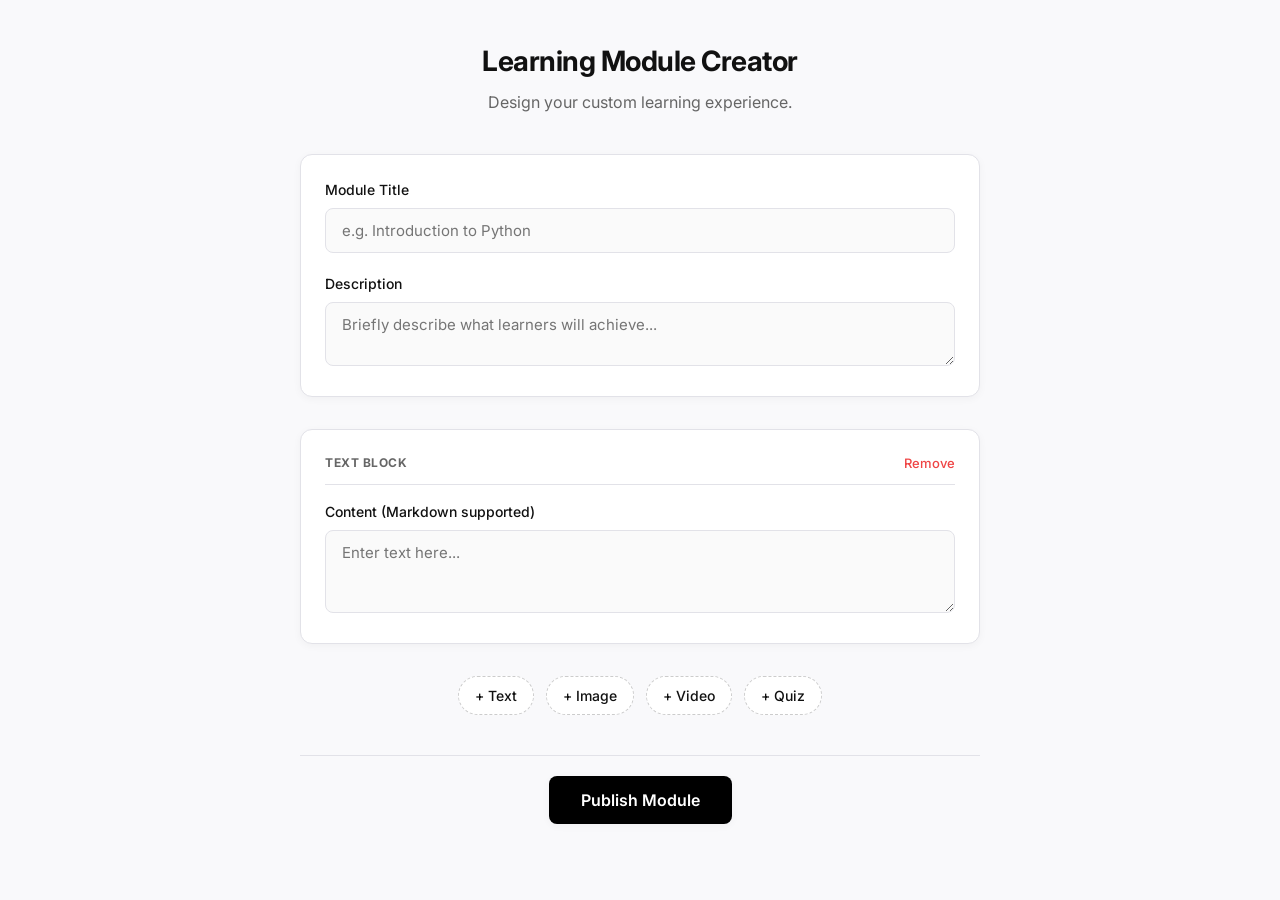
<file: static/index.html>
<!DOCTYPE html>
<html lang="en">
<head>
    <meta charset="UTF-8">
    <meta name="viewport" content="width=device-width, initial-scale=1.0">
    <title>Creator UI - Learning Module Maker</title>
    <!-- Modern typography -->
    <link href="https://fonts.googleapis.com/css2?family=Inter:wght@400;500;600;700&display=swap" rel="stylesheet">
    <link rel="stylesheet" href="style.css">
</head>
<body>
    <div class="app-container">
        <header class="header">
            <h1>Learning Module Creator</h1>
            <p>Design your custom learning experience.</p>
        </header>

        <main class="creator-form">
            <section class="module-meta">
                <div class="input-group">
                    <label for="module-title">Module Title</label>
                    <input type="text" id="module-title" placeholder="e.g. Introduction to Python" required>
                </div>
                <div class="input-group">
                    <label for="module-description">Description</label>
                    <textarea id="module-description" rows="2" placeholder="Briefly describe what learners will achieve..."></textarea>
                </div>
            </section>

            <section class="blocks-container" id="blocks-container">
                <!-- Blocks will be injected here via javascript -->
            </section>

            <section class="action-bar">
                <button class="btn-add" data-type="text">+ Text</button>
                <button class="btn-add" data-type="image">+ Image</button>
                <button class="btn-add" data-type="video">+ Video</button>
                <button class="btn-add" data-type="quiz">+ Quiz</button>
            </section>

            <div class="submit-container">
                <button class="btn-submit" id="submit-module">Publish Module</button>
                <span id="status-message" class="status-message"></span>
            </div>
        </main>
    </div>

    <script src="app.js"></script>
</body>
</html>
</file>
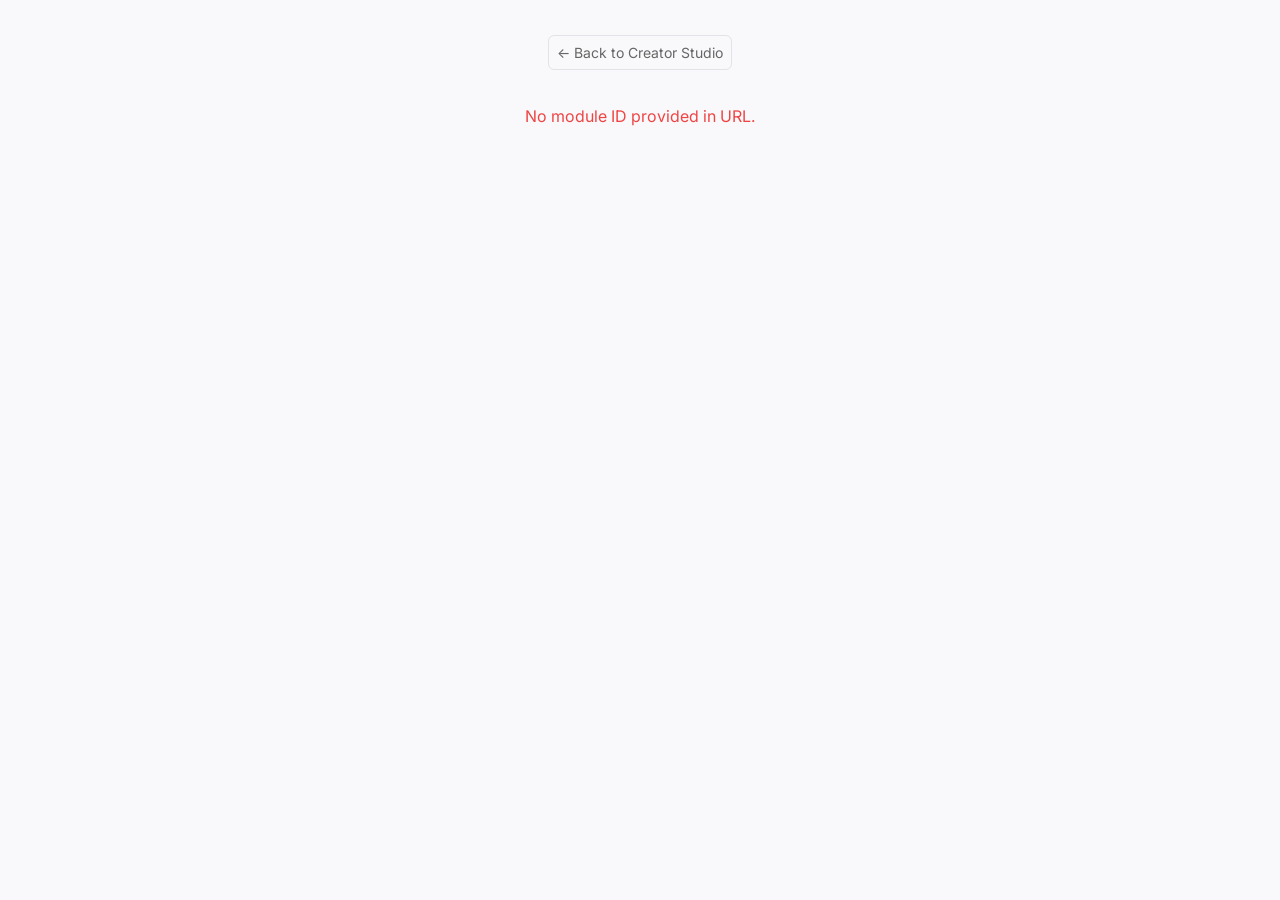
<file: static/module.html>
<!DOCTYPE html>
<html lang="en">
<head>
    <meta charset="UTF-8">
    <meta name="viewport" content="width=device-width, initial-scale=1.0">
    <title>Learner View</title>
    <link href="https://fonts.googleapis.com/css2?family=Inter:wght@400;500;600;700&display=swap" rel="stylesheet">
    <link rel="stylesheet" href="style.css">
    <!-- Inline styles for unique Learner UI overrides without breaking Creator UI -->
    <style>
        .learner-quiz-header {
            font-size: 18px;
            font-weight: 600;
            margin-bottom: 20px;
        }
        .learner-choice-btn {
            display: block;
            width: 100%;
            text-align: left;
            padding: 16px 20px;
            margin-bottom: 12px;
            background: #ffffff;
            border: 2px solid var(--border);
            border-radius: 8px;
            font-size: 16px;
            cursor: pointer;
            transition: all 0.2s;
        }
        .learner-choice-btn:hover:not(:disabled) {
            border-color: #bbbbbb;
            background: #fafafa;
        }
        .learner-choice-btn.selected {
            border-color: var(--primary);
            background: #fafafa;
        }
        
        .learner-choice-btn.correct {
            border-color: #10b981;
            background: #ecfdf5;
            color: #065f46;
            cursor: default;
        }
        .learner-choice-btn.incorrect {
            border-color: #ef4444;
            background: #fef2f2;
            color: #991b1b;
        }
        
        .explanation-box {
            margin-top: 8px;
            margin-bottom: 16px;
            padding: 12px 16px;
            background: #f3f4f6;
            border-radius: 6px;
            font-size: 14px;
            color: #374151;
            border-left: 4px solid #9ca3af;
            display: none; /* hidden by default */
        }
        .explanation-box.correct { border-left-color: #10b981; }
        .explanation-box.incorrect { border-left-color: #ef4444; }

        .btn-submit-quiz {
            margin-top: 10px;
        }
        
        .btn-reveal-all {
            margin-top: 10px;
            background: transparent;
            color: var(--text-muted);
            border: 1px solid var(--border);
            padding: 6px 12px;
            font-size: 13px;
            border-radius: 8px;
            cursor: pointer;
        }
        .btn-reveal-all:hover {
            background: var(--border);
        }

        .img-fluid {
            max-width: 100%;
            border-radius: var(--radius);
        }
        figure {
            margin: 0;
            padding: 0;
        }
        figcaption {
            margin-top: 8px;
            font-size: 13px;
            color: var(--text-muted);
            text-align: center;
        }

        .p-content {
            white-space: pre-wrap; /* simple markdown support */
            line-height: 1.6;
            font-size: 17px;
        }
    </style>
</head>
<body>
    <div class="app-container" id="learner-container">
        <div class="header">
            <a href="index.html" style="color: var(--text-muted); font-size: 14px; text-decoration: none; padding: 8px; border: 1px solid var(--border); border-radius: 6px;">&larr; Back to Creator Studio</a>
        </div>
        <div id="loading" style="text-align:center; padding: 40px; color: #666;">Loading module...</div>
        <div id="error-message" class="status-error" style="display:none; text-align:center;"></div>
        
        <div id="module-content" style="display:none;">
            <header class="header" style="margin-bottom: 40px; margin-top: 20px;">
                <h1 id="view-title"></h1>
                <p id="view-description" style="font-size: 18px; line-height: 1.5; color: #444; margin-top: 12px;"></p>
            </header>
            <main id="view-blocks" class="blocks-container">
                <!-- Blocks injected here -->
            </main>
        </div>
    </div>
    <script src="learner.js"></script>
</body>
</html>
</file>
<file: static/style.css>
:root {
    --primary: #000000;
    --primary-hover: #333333;
    --bg: #f9f9fb;
    --surface: #ffffff;
    --border: #e2e2e8;
    --text-main: #111111;
    --text-muted: #666666;
    --shadow-sm: 0 2px 8px rgba(0,0,0,0.04);
    --shadow-md: 0 8px 24px rgba(0,0,0,0.06);
    --radius: 12px;
}

* {
    box-sizing: border-box;
    margin: 0;
    padding: 0;
}

body {
    font-family: 'Inter', -apple-system, BlinkMacSystemFont, sans-serif;
    background-color: var(--bg);
    color: var(--text-main);
    line-height: 1.5;
    -webkit-font-smoothing: antialiased;
}

.app-container {
    max-width: 720px;
    margin: 0 auto;
    padding: 40px 20px;
}

.header {
    text-align: center;
    margin-bottom: 40px;
}

.header h1 {
    font-size: 28px;
    font-weight: 700;
    letter-spacing: -0.5px;
    margin-bottom: 8px;
}

.header p {
    color: var(--text-muted);
    font-size: 16px;
}

.module-meta {
    background: var(--surface);
    padding: 24px;
    border-radius: var(--radius);
    box-shadow: var(--shadow-sm);
    border: 1px solid var(--border);
    margin-bottom: 32px;
}

.input-group {
    margin-bottom: 20px;
}
.input-group:last-child { margin-bottom: 0; }

label {
    display: block;
    font-size: 14px;
    font-weight: 500;
    margin-bottom: 8px;
    color: var(--text-main);
}

input[type="text"],
input[type="number"],
textarea {
    width: 100%;
    padding: 12px 16px;
    border: 1px solid var(--border);
    border-radius: 8px;
    font-family: inherit;
    font-size: 15px;
    transition: all 0.2s ease;
    background: #fafafa;
}

input:focus, textarea:focus {
    outline: none;
    border-color: var(--primary);
    background: var(--surface);
    box-shadow: 0 0 0 3px rgba(0,0,0,0.05);
}

/* Blocks */
.blocks-container {
    display: flex;
    flex-direction: column;
    gap: 20px;
    margin-bottom: 32px;
}

.block-card {
    background: var(--surface);
    padding: 24px;
    border-radius: var(--radius);
    box-shadow: var(--shadow-sm);
    border: 1px solid var(--border);
    position: relative;
    animation: slideIn 0.3s cubic-bezier(0.16, 1, 0.3, 1);
}

@keyframes slideIn {
    from { opacity: 0; transform: translateY(10px); }
    to { opacity: 1; transform: translateY(0); }
}

.block-header {
    display: flex;
    justify-content: space-between;
    align-items: center;
    margin-bottom: 16px;
    padding-bottom: 12px;
    border-bottom: 1px solid var(--border);
}

.block-title {
    font-size: 12px;
    text-transform: uppercase;
    font-weight: 700;
    letter-spacing: 0.5px;
    color: var(--text-muted);
}

.btn-remove {
    background: transparent;
    border: none;
    color: #ef4444;
    cursor: pointer;
    font-size: 13px;
    font-weight: 500;
}
.btn-remove:hover { text-decoration: underline; }

.choices-container {
    margin-top: 16px;
    display: flex;
    flex-direction: column;
    gap: 12px;
    padding: 16px;
    background: var(--bg);
    border-radius: 8px;
    border: 1px solid var(--border);
}

.choice-row {
    display: flex;
    gap: 12px;
}

.radio-container {
    display: flex;
    align-items: center;
    justify-content: center;
}

/* Actions */
.action-bar {
    display: flex;
    gap: 12px;
    justify-content: center;
    margin-bottom: 40px;
}

button {
    cursor: pointer;
    font-family: inherit;
    transition: all 0.2s ease;
}

.btn-add {
    background: var(--surface);
    border: 1px dashed #ccc;
    padding: 10px 16px;
    border-radius: 20px;
    font-size: 14px;
    font-weight: 500;
    color: var(--text-main);
}
.btn-add:hover {
    border-color: var(--primary);
    background: #fafafa;
    transform: translateY(-1px);
}

.submit-container {
    text-align: center;
    padding-top: 20px;
    border-top: 1px solid var(--border);
}

.btn-submit {
    background: var(--primary);
    color: white;
    border: none;
    padding: 14px 32px;
    border-radius: 8px;
    font-size: 16px;
    font-weight: 600;
    box-shadow: var(--shadow-sm);
}
.btn-submit:hover {
    background: var(--primary-hover);
    transform: translateY(-1px);
    box-shadow: var(--shadow-md);
}

.status-message {
    display: block;
    margin-top: 12px;
    font-size: 14px;
    font-weight: 500;
}
.status-success { color: #10b981; }
.status-error { color: #ef4444; }
</file>
